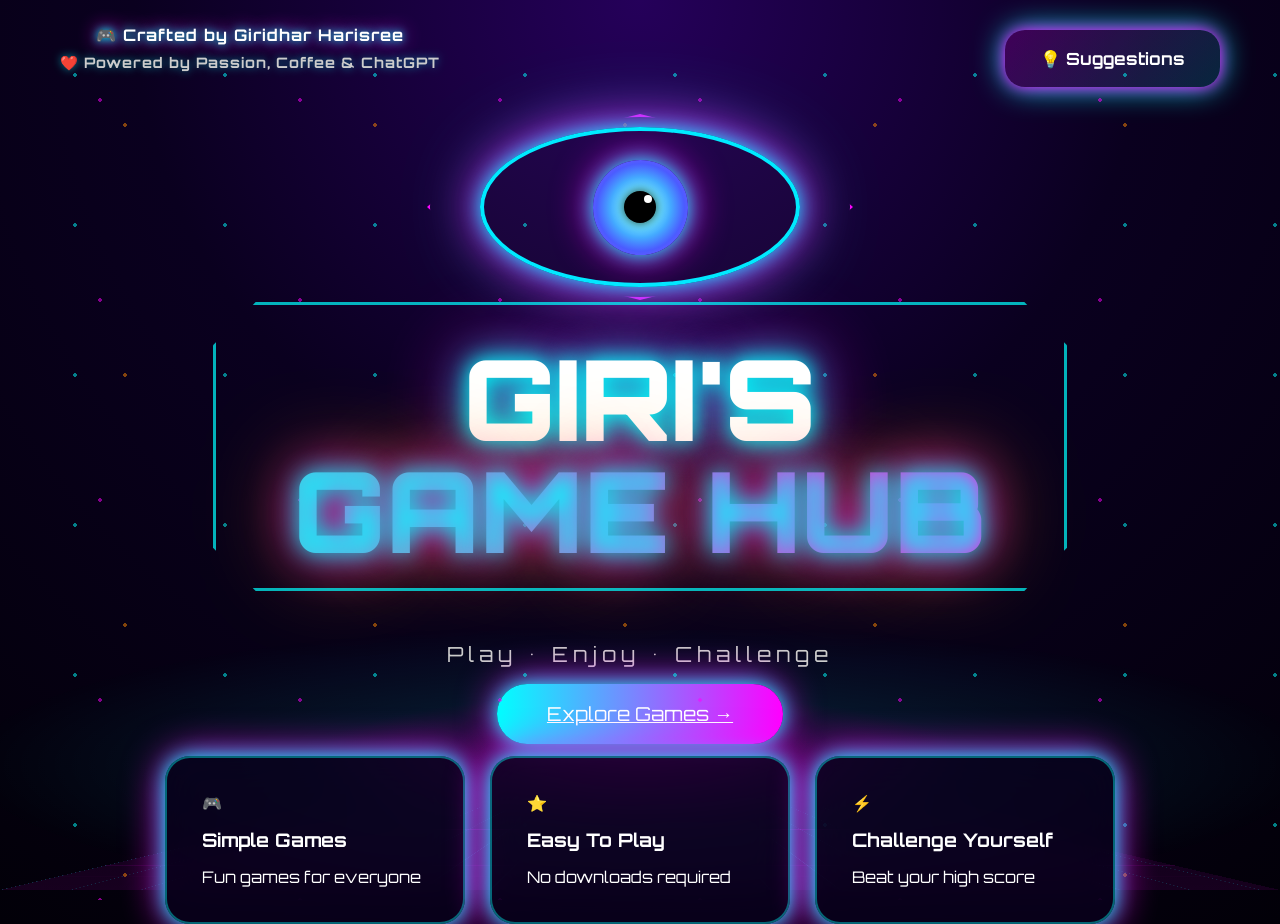
<file: index.html>
<!DOCTYPE html>
<html lang="en">
<head>
<meta charset="UTF-8">
<meta name="viewport"
      content="width=device-width, initial-scale=1.0">
<title>Giri's Game Hub</title>

<link rel="stylesheet" href="css\style.css">

<link href="https://fonts.googleapis.com/css2?family=Orbitron:wght@400;700;900&display=swap" rel="stylesheet">
</head>

<body>

<div class="particles"></div>

<header>
<div class="creator-banner">

    🎮 Crafted by Giridhar Harisree

    <span>
        ❤️ Powered by Passion, Coffee & ChatGPT
    </span>

</div>

<button onclick="window.location.href='suggestions.html'" class="suggestions-btn">
    💡 Suggestions
</button>

</header>

<section class="hero">

    <!-- Eye First -->
    <div class="eye-container">
        <div class="eye">
            <div class="iris">
                <div class="pupil"></div>
            </div>
        </div>
    </div>

    <!-- Logo -->
    <div class="hero-title">
        <h1>
            GIRI'S
            <span>GAME HUB</span>
        </h1>
    </div>

    <p>Play • Enjoy • Challenge</p>

    <a href="games.html" class="explore-btn">
Explore Games →
</a>

</section>

<section class="features">

<div class="card">
🎮
<h3>Simple Games</h3>
<p>Fun games for everyone</p>
</div>

<div class="card">
⭐
<h3>Easy To Play</h3>
<p>No downloads required</p>
</div>

<div class="card">
⚡
<h3>Challenge Yourself</h3>
<p>Beat your high score</p>
</div>

</section>

<script src="jss\script.js"></script>

</body>
</html>
</file>
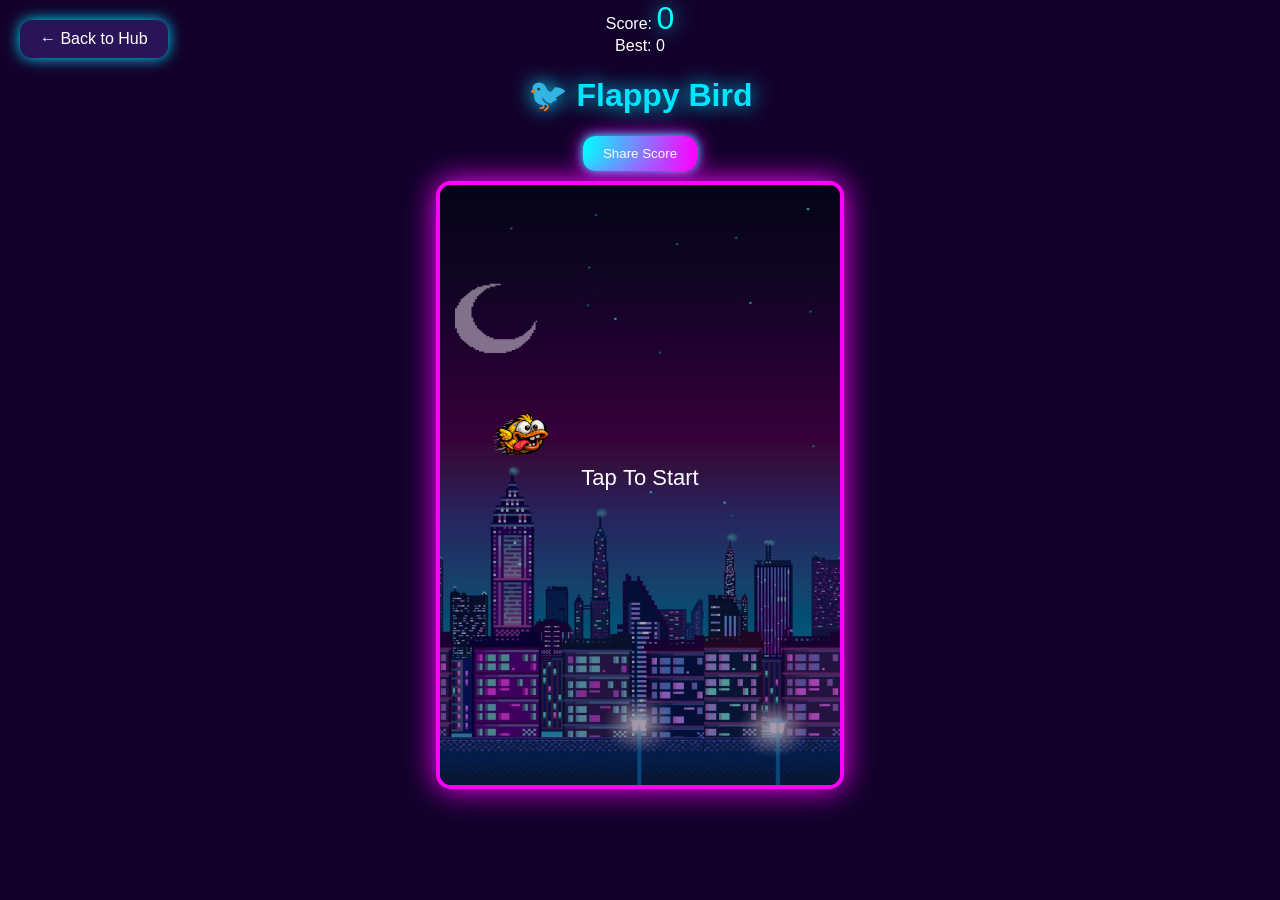
<file: games/flappybird/index.html>
<!DOCTYPE html>
<html lang="en">
<head>
    <meta charset="UTF-8">
    <meta name="viewport" content="width=device-width, initial-scale=1.0">
    <title>Flappy Bird</title>
    <link rel="stylesheet" href="style.css">
</head>
<body>

    <a href="../../index.html" class="back-btn">← Back to Hub</a>
<div class="score-box">
    Score: <span id="score">0</span>
</div>

<div class="score-box">
    Best: <span id="bestScore">0</span>
</div>
    <div class="top-bar">
        <h1>🐦 Flappy Bird</h1>
        <button id="shareBtn">
    Share Score
</button>
    </div>

    <canvas id="gameCanvas" width="400" height="600"></canvas>

    <div id="gameOver" class="game-over">
        <h2>💀 Game Over</h2>
        <button onclick="restartGame()">Restart</button>
    </div>

    

    <script src="script.js"></script>

</body>
</html>
</file>
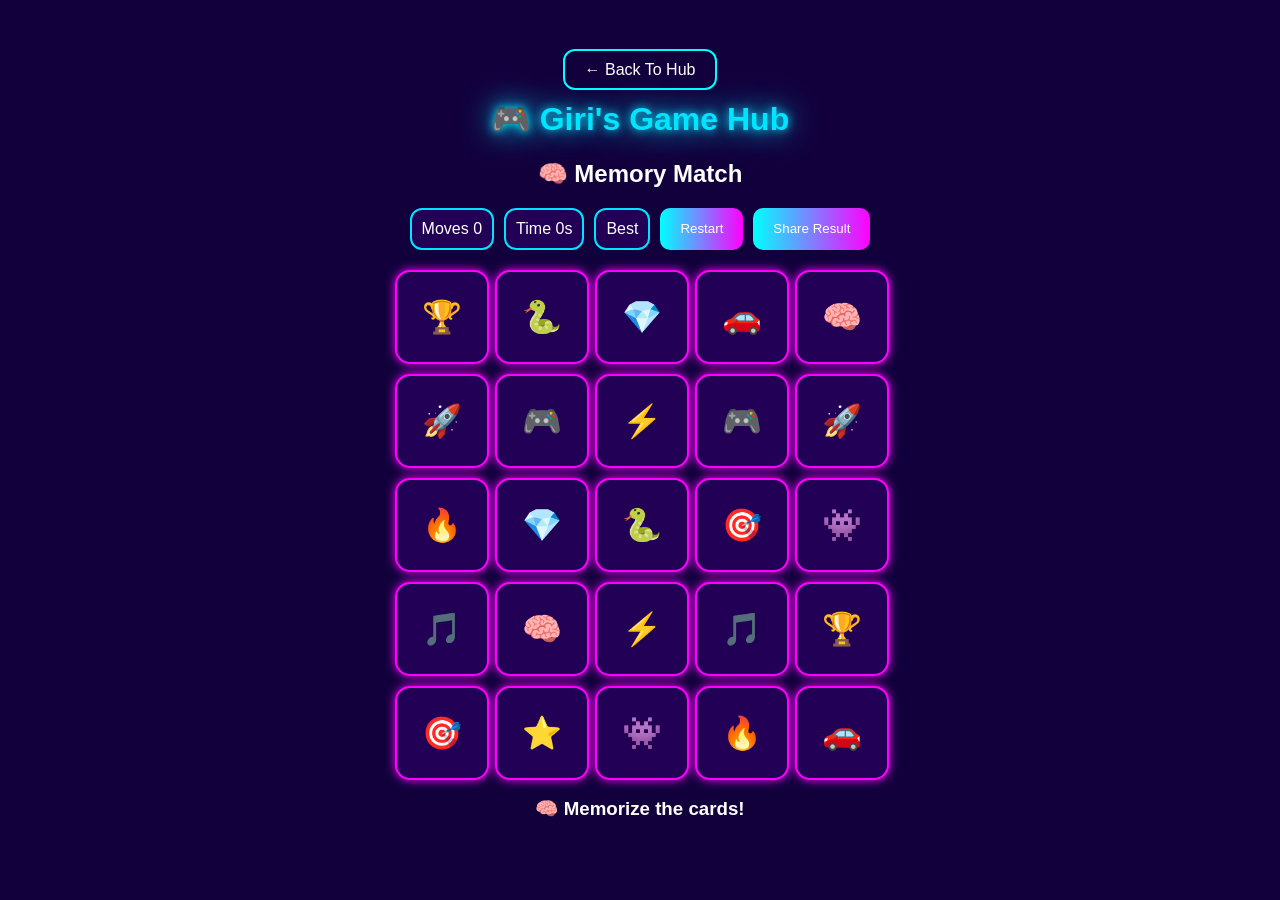
<file: games/memory-match/index.html>
<!DOCTYPE html>
<html>

<head>

<meta charset="UTF-8">

<meta
name="viewport"
content="width=device-width,initial-scale=1">

<title>Memory Match</title>

<link rel="stylesheet"
href="style.css">

</head>

<body>

<div class="game-container">

<a
href="../../index.html"
class="back-btn">

← Back To Hub

</a>

<h1 class="hub-title">

🎮 Giri's Game Hub

</h1>

<h2>

🧠 Memory Match

</h2>

<div class="top-bar">

<div class="score-box">

Moves

<span id="moves">

0

</span>

</div>

<div class="score-box">

Time

<span id="timer">

0

</span>s

</div>

<div class="score-box">

Best

<span id="best">

--

</span>

</div>

<button id="restartBtn">

Restart

</button>

<button id="shareBtn">

Share Result

</button>

</div>

<div
id="board"
class="board">

</div>

<h3 id="status"></h3>

</div>

<script src="script.js"></script>

</body>
</html>
</file>
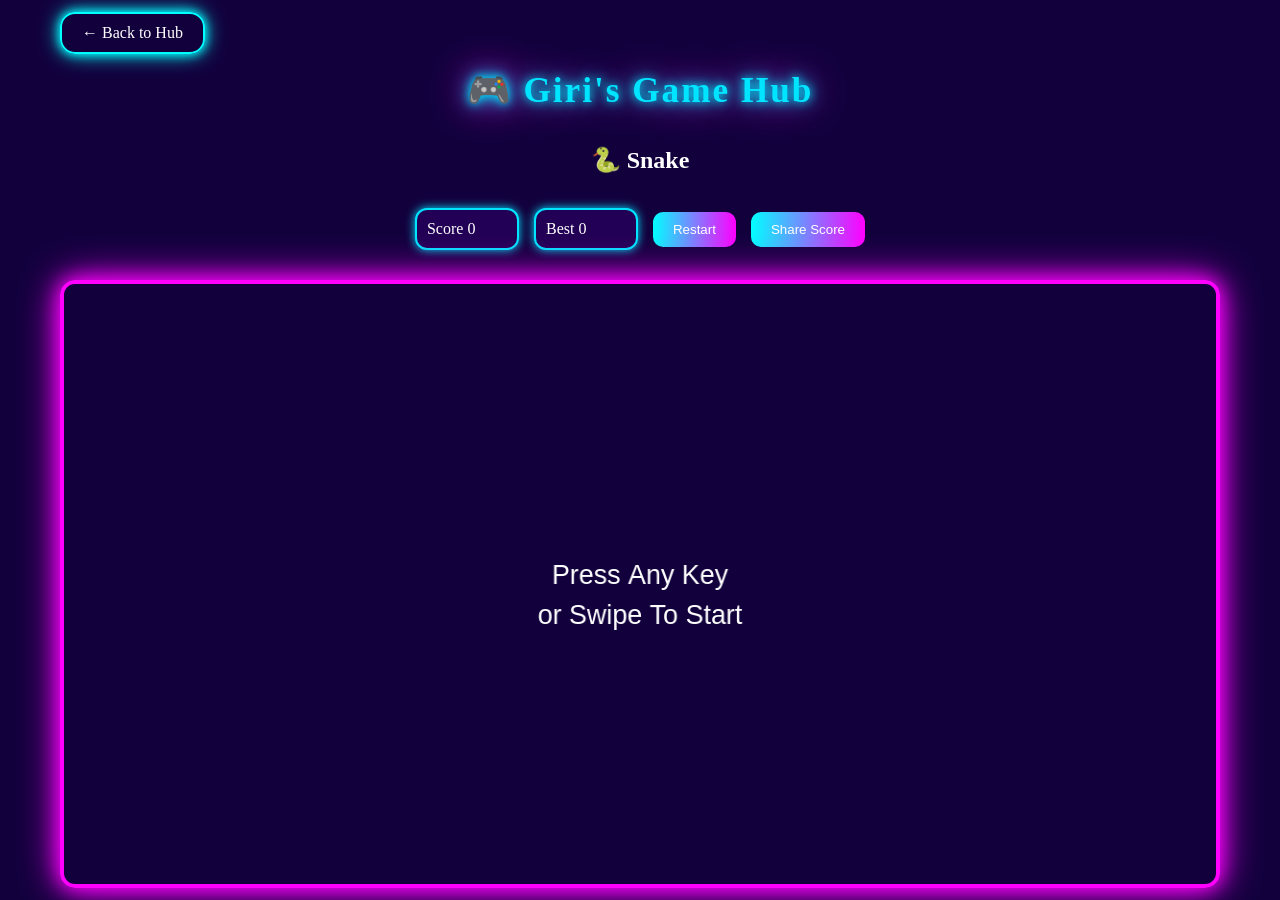
<file: games/snake/index.html>
<!DOCTYPE html>
<html>
<head>
    <title>Snake</title>
    <link rel="stylesheet" href="style.css">
</head>
<body>

<div class="game-container">

    <a href="../../index.html" class="back-btn">
        ← Back to Hub
    </a>

    <h1 class="hub-title">
        🎮 Giri's Game Hub
    </h1>

    <h2 class="game-title">
        🐍 Snake
    </h2>

    <div class="top-bar">

        <div class="score-box">
            Score
            <span id="score">0</span>
        </div>

        <div class="score-box">
            Best
            <span id="best">0</span>
        </div>

        <button id="restartBtn">
            Restart
        </button>
        <button id="shareBtn">
    Share Score
</button>

    </div>

    <canvas
        id="gameCanvas"
        width="1200"
        height="600">
    </canvas>

</div>

<script src="script.js"></script>

</body>
</html>
</file>
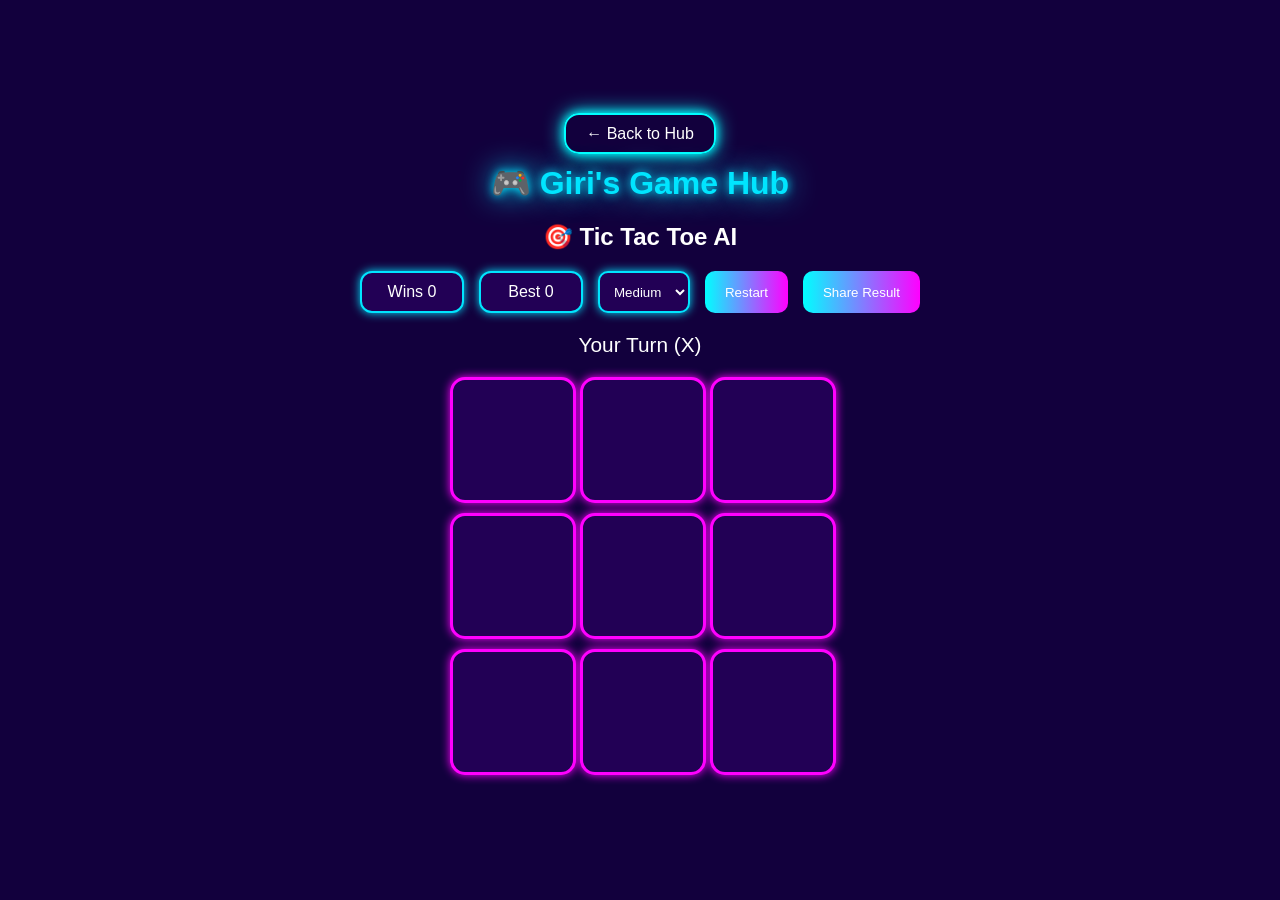
<file: games/tictactoe/index.html>
<!DOCTYPE html>
<html>
<head>
<meta charset="UTF-8">
<meta name="viewport" content="width=device-width,initial-scale=1">
<title>Tic Tac Toe AI</title>
<link rel="stylesheet" href="style.css">
</head>

<body>

<div class="game-container">

<a href="../../index.html" class="back-btn">
← Back to Hub
</a>

<h1 class="hub-title">
🎮 Giri's Game Hub
</h1>

<h2 class="game-title">
🎯 Tic Tac Toe AI
</h2>

<div class="top-bar">

<div class="score-box">
Wins
<span id="wins">0</span>
</div>

<div class="score-box">
Best
<span id="best">0</span>
</div>

<select id="difficulty">
    <option value="easy">Easy</option>
    <option value="medium" selected>Medium</option>
    <option value="hard">Hard</option>
</select>

<button id="restartBtn">
Restart
</button>

<button id="shareBtn">
Share Result
</button>

</div>

<div id="status">
Your Turn (X)
</div>

<div id="board" class="board">

<div class="cell" data-index="0"></div>
<div class="cell" data-index="1"></div>
<div class="cell" data-index="2"></div>

<div class="cell" data-index="3"></div>
<div class="cell" data-index="4"></div>
<div class="cell" data-index="5"></div>

<div class="cell" data-index="6"></div>
<div class="cell" data-index="7"></div>
<div class="cell" data-index="8"></div>

</div>

</div>

<script src="script.js"></script>

</body>
</html>
</file>
<file: games/flappybird/style.css>
body{
    margin:0;
    background:#12002b;
    color:white;
    font-family:Arial,sans-serif;
    text-align:center;
}

.top-bar h1{
    color:#00e5ff;
    text-shadow:0 0 20px #00e5ff;
}

canvas{
    margin-top:10px;
    border:4px solid #ff00ff;
    border-radius:15px;
    box-shadow:0 0 30px #ff00ff;
    background:#22004d;
}

.back-btn{
    position:fixed;
    top:20px;
    left:20px;
    padding:10px 20px;
    background:#2a1458;
    color:white;
    text-decoration:none;
    border-radius:12px;
    box-shadow:0 0 15px #00e5ff;
}

#score{
    font-size:32px;
    color:cyan;
    text-shadow:0 0 20px cyan;
}


.new-record{
    animation:
    recordGlow 1s;
}

@keyframes recordGlow{

0%{
box-shadow:
0 0 20px cyan;
}

50%{
box-shadow:
0 0 60px gold;
}

100%{
box-shadow:
0 0 20px cyan;
}
}


.game-over{
    display:none;
    position:fixed;
    top:50%;
    left:50%;
    transform:translate(-50%,-50%);
    background:#1f003f;
    padding:25px;
    border-radius:15px;
    box-shadow:0 0 25px #ff00ff;
}

.game-over button{
    padding:10px 20px;
    border:none;
    border-radius:10px;
    cursor:pointer;
}

#restartBtn,
#shareBtn{

    background:linear-gradient(
        90deg,
        cyan,
        magenta
    );

    border:none;

    border-radius:12px;

    color:white;

    padding:10px 20px;

    cursor:pointer;

    box-shadow:
        0 0 10px cyan,
        0 0 20px magenta;

    transition:.3s;
}

#restartBtn:hover,
#shareBtn:hover{

    transform:scale(1.05);

    box-shadow:
        0 0 20px cyan,
        0 0 40px magenta;
}
</file>
<file: games/memory-match/style.css>
body{

background:#12003d;

margin:0;

min-height:100vh;

display:flex;

justify-content:center;

align-items:center;

font-family:Arial;

color:white;
}

.game-container{

text-align:center;
}

.hub-title{

color:#00e5ff;

text-shadow:
0 0 10px #00e5ff,
0 0 30px #00e5ff;
}

.back-btn{

text-decoration:none;

color:white;

padding:10px 20px;

border:2px solid cyan;

border-radius:12px;
}

.top-bar{

display:flex;

gap:10px;

justify-content:center;

flex-wrap:wrap;

margin-bottom:20px;
}

.score-box{

background:#220055;

padding:10px;

border-radius:12px;

border:2px solid #00e5ff;
}

button{

background:
linear-gradient(
90deg,
cyan,
magenta
);

border:none;

padding:10px 20px;

color:white;

border-radius:10px;

cursor:pointer;
}

.board{

display:grid;

grid-template-columns:
repeat(5,90px);

gap:10px;

justify-content:center;
}

.card{

width:90px;
height:90px;

background:#220055;

border:2px solid #ff00ff;

border-radius:15px;

display:flex;

justify-content:center;
align-items:center;

font-size:2rem;

cursor:pointer;

box-shadow:
0 0 10px #ff00ff;

transition:.3s;
}

.flipped{

background:#00e5ff;

color:#12003d;
}

.matched{

background:#00ff88;
}

.golden{

background:gold;

color:black;
}

@media(max-width:600px){

.board{

grid-template-columns:
repeat(5,60px);

gap:8px;
}

.card{

width:60px;
height:60px;

font-size:1.5rem;
}
}
</file>
<file: games/snake/style.css>
body{

    background:#12003d;

    margin:0;

    min-height:100vh;

    display:flex;

    justify-content:center;

    align-items:center;

     overscroll-behavior:none;

    overflow:hidden;

    touch-action:none;

    color:white;
}

.game-container{

    display:flex;

    flex-direction:column;

    align-items:center;

    gap:15px;
}

.top-bar{

    display:flex;

    justify-content:center;

    align-items:center;

    gap:15px;
}

.back-btn{

    align-self:flex-start;
}

.hub-header{

    display:flex;

    flex-direction:column;

    align-items:center;

    gap:15px;

    margin-bottom:20px;
}

.hub-title{

    font-size:2.2rem;

    color:#00e5ff;

    text-shadow:
        0 0 10px #00e5ff,
        0 0 20px #00e5ff,
        0 0 40px #ff00ff;

    margin:0;

    letter-spacing:2px;
}

.back-btn{

    align-self:flex-start;

    text-decoration:none;

    color:white;

    padding:10px 20px;

    border-radius:15px;

    border:2px solid cyan;

    box-shadow:
        0 0 10px cyan,
        0 0 20px cyan;

    transition:0.3s;
}

.back-btn:hover{

    transform:scale(1.05);

    box-shadow:
        0 0 20px cyan,
        0 0 40px cyan;
}

h1{

    color:#00e5ff;

    text-shadow:
    0 0 10px #00e5ff,
    0 0 30px #00e5ff;
}

.top-bar{

    display:flex;
    justify-content:center;
    gap:15px;

    margin-bottom:15px;
}

.score-box{

    background:#220055;

    padding:10px;

    border-radius:12px;

    min-width:80px;

    border:2px solid #00e5ff;

    box-shadow:
    0 0 10px #00e5ff;
}




canvas{

    width:min(90vw, 1200px);
    height:min(90vw, 600px);

    border:4px solid #ff00ff;

    border-radius:15px;

    box-shadow:
    0 0 20px #ff00ff,
    0 0 40px #ff00ff;
}

button{

    background:linear-gradient(
    90deg,
    cyan,
    magenta);

    border:none;

    border-radius:10px;

    color:white;

    padding:10px 20px;

    cursor:pointer;
}
</file>
<file: games/tictactoe/style.css>
body{
background:#12003d;
margin:0;
min-height:100vh;
display:flex;
justify-content:center;
align-items:center;
font-family:Arial;
color:white;
}

.game-container{
text-align:center;
}

.hub-title{
color:#00e5ff;
text-shadow:
0 0 10px #00e5ff,
0 0 30px #00e5ff;
}

.back-btn{
text-decoration:none;
color:white;
padding:10px 20px;
border-radius:15px;
border:2px solid cyan;
box-shadow:
0 0 10px cyan,
0 0 20px cyan;
}

.top-bar{
display:flex;
justify-content:center;
gap:15px;
flex-wrap:wrap;
margin:20px 0;
}

.score-box{
background:#220055;
padding:10px;
border-radius:12px;
min-width:80px;
border:2px solid #00e5ff;
box-shadow:
0 0 10px #00e5ff;
}

button{
background:
linear-gradient(
90deg,
cyan,
magenta
);
border:none;
padding:10px 20px;
border-radius:10px;
color:white;
cursor:pointer;
}

#status{
font-size:1.3rem;
margin-bottom:20px;
}

.board{
display:grid;
grid-template-columns:repeat(3,120px);
gap:10px;
justify-content:center;
}

.cell{

width:120px;
height:120px;

background:#220055;

border:3px solid #ff00ff;

border-radius:15px;

display:flex;
justify-content:center;
align-items:center;

font-size:4rem;
font-weight:bold;

cursor:pointer;

box-shadow:
0 0 10px #ff00ff;
}

.x{
color:#00ffff;
}

.o{
color:#ff55ff;
}

@media(max-width:600px){

.board{
grid-template-columns:repeat(3,90px);
}

.cell{
width:90px;
height:90px;
font-size:3rem;
}
}

#difficulty{

    background:#220055;

    color:white;

    border:2px solid #00e5ff;

    border-radius:10px;

    padding:10px;

    box-shadow:
    0 0 10px #00e5ff;

    cursor:pointer;
}
</file>
